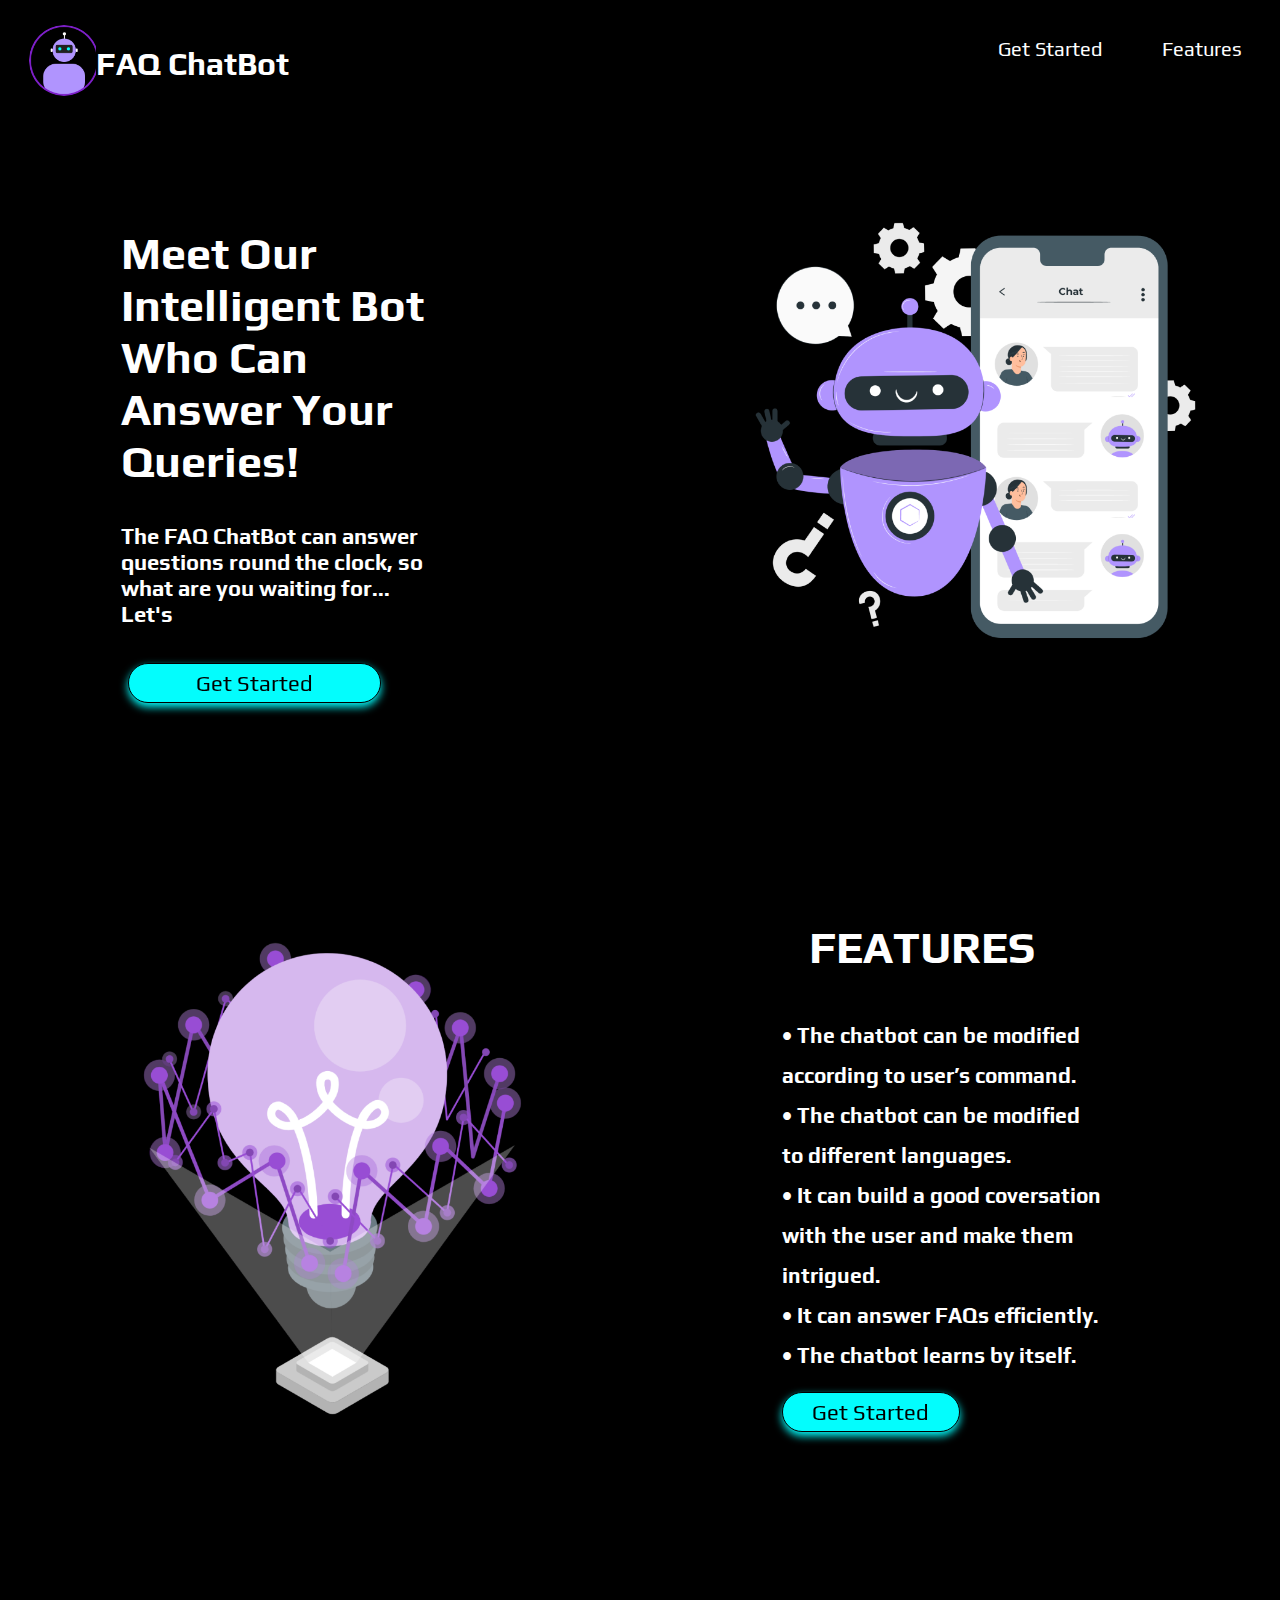
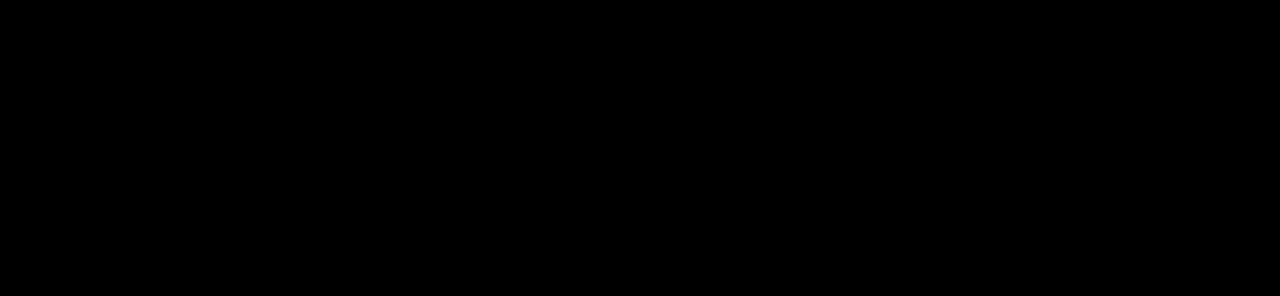
<file: Home.html>
<!DOCTYPE html>
<html lang="en">
<head>
    <meta charset="UTF-8">
    <meta http-equiv="X-UA-Compatible" content="IE=edge">
    <meta name="viewport" content="width=device-width, initial-scale=1.0">
    <link rel="stylesheet" href="Home.css">
    <title>ChatterBot</title>
</head>
<body>
    <!-- navigation bar of the website -->
<nav class="NavBar">
<ul class="NavList">
    <div class="logo"><img src="images/chatbot.png" alt="LOGO"></div>
    <div class="logo-text"><h1>FAQ ChatBot</h1></div>
    
</ul>
<ul class="RightNav">
    <li><a href="http://127.0.0.1:5000/">Get Started</a></li>
    <li><a href="#Features">Features</a></li>
</ul>
</nav>
<section class="sec1">
    <div class="box-main">
        <div class="FirstHalf">
            <h1 class="text-big">Meet Our Intelligent Bot Who Can Answer Your Queries! </h1>
            <h3 class="text-small">The FAQ ChatBot can answer questions round the clock, so what are you waiting for... Let's</h3>
           <a href="http://127.0.0.1:5000/"> <button class="btn">Get Started</button></a>
        </div>
            <div class="SecondHalf">
                <img src="images/Chat bot-pana (1) 1.png" alt="">

            </div>

    </div>
</section>

</section>

<section class="sec2">
    <div class="SecondBoxMain">
        <div class="FHalf">
            <img src="images/Visionary technology-amico 1.png" alt="">

        </div>
        <div class="SHalf">
                <h1 class="TBig">FEATURES</h1>
                <div class="FDescription">
                    <h3>• The chatbot can be modified according to user’s command.</h3>
                    <h3>• The chatbot can be modified to different languages.</h3>
                    <h3>• It can build a good coversation with the user and make them intrigued.</h3>
                    <h3>• It can answer FAQs efficiently.</h3>
                    <h3>• The chatbot learns by itself.</h3>
                    <a href="http://127.0.0.1:5000/"><button class="btn2">Get Started</button></a>

                </div>


            

        </div>
    </div>

</section>


</body>
</html>
</file>
<file: Home.css>
@import url('https://fonts.googleapis.com/css2?family=Play&display=swap');


*{
    padding: 0;
    margin: 0;
    background-color: #000000;
    font-family: 'Play', sans-serif;
}
html{
    scroll-behavior: smooth;
}
.logo{
    width: 20%;
    display: flex;
    justify-content: center;
    align-items: center;



}
.logo img{
    width: 70px;

    border: 3px purple ;
    border-radius: 100px;
}
.NavBar{
    display: flex;
    align-items: center;
    justify-content: center;
    position: sticky;
    top: 0;
   cursor: pointer;


}

.NavList{
    width: 70%;
    margin-top: 15px;
   padding-top: 10px;
    display: flex;
    justify-content: center;
    text-align: center;
    padding-right: 50%;

}
.NavList h1{
    color: white;
    font-family: 'Play', sans-serif;
    margin-top: 20px;
}
.NavList h1:hover{
    color:violet;
}
.RightNav{
    width: 70%;

    display: flex;
    justify-content: center;
}
.RightNav li{
    list-style:none ;
    padding: 26px 30px;

}
.RightNav li a{
text-decoration: none ;
color: white;
font-size: 20px;
font-family: 'Play', sans-serif;

}
.RightNav li a:hover{
    text-decoration: none ;
    color:violet;
}
.sec1{
    height: 100vh;

}
.box-main{
    display: flex;
    justify-content: center;
    align-items: center;
    color: white;
    font-family: 'Play', sans-serif;
    margin: auto;
    height: 75%;

    max-width: 98%;

}
.FirstHalf{
    width: 60%;
    display: flex;
    justify-content: center;
    flex-direction: column;
    
    font-family: 'Play', sans-serif;
    padding-top: 5%;

}
.SecondHalf{
    width: 40%;
    margin-right: 50px;

}
.SecondHalf img{
    width: 100%;
    
}
.text-big{
    font-size: 45px;
    text-align: left;

    padding-left: 15%;
    padding-right: 40%;
}
.text-small{
    font-size: 22px;
    text-align: left;
    padding-top: 5%;
    padding-left: 15%;
    padding-right: 40%;

}
.btn{
    width: 35%;
    height: 40px;
    margin-left: 16%;
    margin-top: 5%;
    font-size: 22px;
    color: #000000;
    background-color: #03FDFD;
    filter: drop-shadow(0px 4px 4px #03FDFD );
    border: 1px solid black;
    border-radius: 20px;
    cursor: pointer;
}
.btn:hover{
    background-color: white;
    color: purple;
    filter: drop-shadow(0px 4px 4px white );
    border: 1px solid purple;
}

/* feature page css */
.sec2{
    height: 100vh;

}
.SecondBoxMain{
display: flex;
justify-content: center;
align-items: center;
color: white;
font-family: 'Play', sans-serif;
margin: auto;
height: 40%;
max-width: 98%;
}
.SHalf{
    width: 50%;
    display: flex;
    justify-content: center;
    flex-direction: column;
    
    font-family: 'Play', sans-serif;
    padding-bottom:5% ;
    text-align: left;
    margin-left: 10%;

}
.FHalf{
    width: 50%;
    margin-right: 50px;
}
.FHalf img{
    width: 80%;
    justify-content: right;
    margin-left:20% ;
}
.TBig{
    font-size: 45px;


    padding-left: 15%;
    padding-right: 40%;
    padding-top: 20%;
}
.FDescription{
width: 60%;
padding-inline: 10%;
font-size: large;
padding-block: 8%;
line-height: 40px;
}
.btn2{
    width: 55%;
    height: 40px;

    margin-top: 5%;
    font-size: 22px;
    color: #000000;
    background-color: #03FDFD;
    filter: drop-shadow(0px 4px 4px #03FDFD );
    border: 1px solid black;
    border-radius: 20px;
    cursor: pointer;

}
.btn2:hover{
    background-color: white;
    color: purple;
    filter: drop-shadow(0px 4px 4px white );
    border: 1px solid purple;
}
</file>
